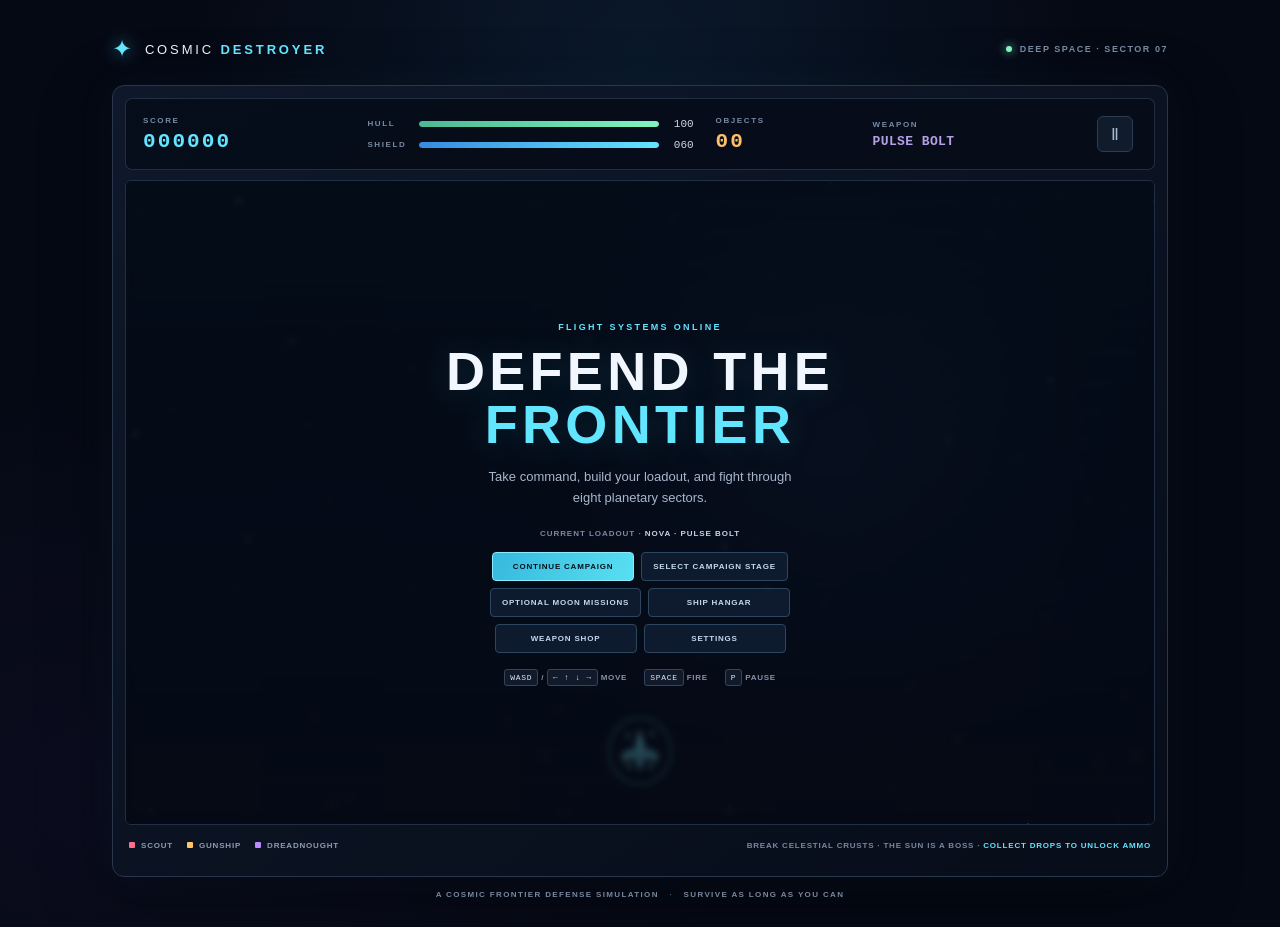
<file: index.html>
<!DOCTYPE html>
<html lang="en">
  <head>
    <meta charset="UTF-8" />
    <meta name="viewport" content="width=device-width, initial-scale=1.0" />
    <meta http-equiv="refresh" content="0; url=your-repository/games/cosmic-destroyer/comic.html" />
    <title>Cosmic Destroyer</title>
  </head>
  <body>
    <p>Opening Cosmic Destroyer…</p>
    <p><a href="your-repository/games/cosmic-destroyer/comic.html">Open the game</a></p>
  </body>
</html>
</file>
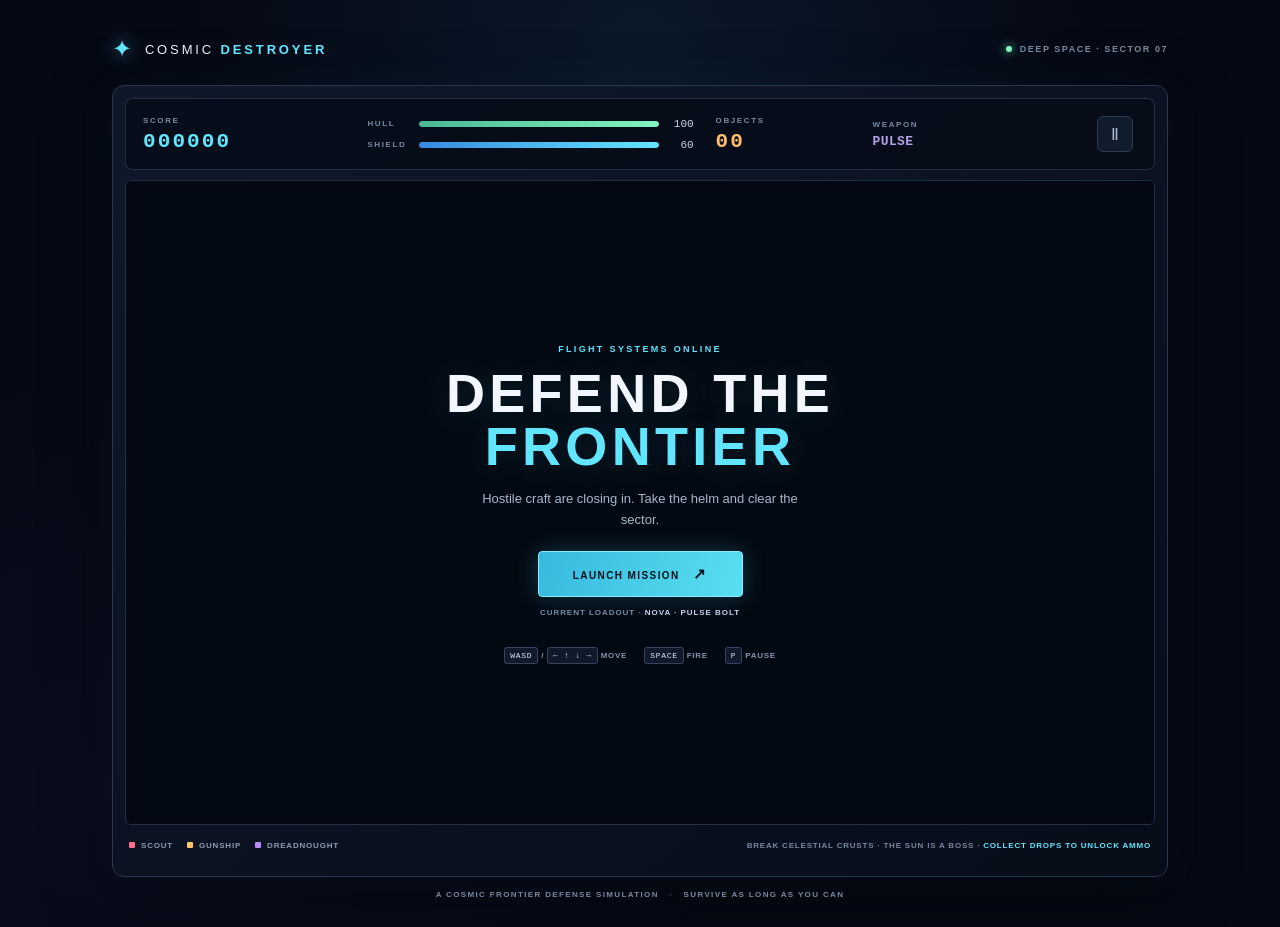
<file: your-repository/games/cosmic-destroyer/index.html>
<!DOCTYPE html>
<html lang="en">
  <head>
    <meta charset="UTF-8" />
    <meta name="viewport" content="width=device-width, initial-scale=1.0" />
    <meta name="theme-color" content="#050914" />
    <meta name="description" content="Pilot a starfighter, blast hostile ships, and survive the cosmic frontier." />
    <title>Cosmic Destroyer</title>
    <link rel="stylesheet" href="style.css" />
    <script src="catalog.js" defer></script>
    <script src="celestial.js" defer></script>
    <script src="campaign.js" defer></script>
    <script src="game.js" defer></script>
  </head>
  <body>
    <main class="game-shell">
      <header class="topbar">
        <a class="brand" href="./" aria-label="Cosmic Destroyer home">
          <span class="brand-icon" aria-hidden="true">✦</span>
          <span>COSMIC <strong>DESTROYER</strong></span>
        </a>
        <div class="topbar-tag"><span class="live-dot"></span> DEEP SPACE · SECTOR 07</div>
      </header>

      <section class="game-panel" aria-label="Cosmic Destroyer game">
        <div class="hud">
          <div class="hud-metric score-metric">
            <span class="metric-label">SCORE</span>
            <strong id="score">000000</strong>
          </div>
          <div class="hud-vitals">
            <div class="vital-row">
              <span class="metric-label">HULL</span>
              <div class="meter hull-meter" role="progressbar" aria-label="Hull integrity" aria-valuemin="0" aria-valuemax="100" aria-valuenow="100">
                <span id="healthBar"></span>
              </div>
              <strong id="healthValue">100</strong>
            </div>
            <div class="vital-row">
              <span class="metric-label">SHIELD</span>
              <div class="meter shield-meter" role="progressbar" aria-label="Shield strength" aria-valuemin="0" aria-valuemax="60" aria-valuenow="60">
                <span id="shieldBar"></span>
              </div>
              <strong id="shieldValue">60</strong>
            </div>
          </div>
          <div class="hud-metric wave-metric">
            <span class="metric-label">OBJECTS</span>
            <strong id="hostileCount">00</strong>
          </div>
          <div class="hud-metric weapon-metric">
            <span class="metric-label">WEAPON</span>
            <strong id="weaponValue">PULSE</strong>
          </div>
          <button class="pause-button" id="pauseButton" type="button" aria-label="Pause game" title="Pause (P)">Ⅱ</button>
        </div>

        <div class="playfield">
          <canvas id="gameCanvas" width="960" height="600" aria-label="Game field. Move with WASD or arrow keys, fire with Space.">
            Your browser does not support HTML canvas.
          </canvas>
          <section class="hangar" id="hangar" aria-label="Ship hangar and weapons loadout" hidden>
            <div class="hangar-header">
              <div><p class="screen-kicker">FLIGHT DECK · LOADOUT</p><h2>SHIP <span>HANGAR</span></h2></div>
              <button type="button" id="closeHangar" class="hangar-close" aria-label="Close hangar">×</button>
            </div>
            <div class="hangar-tabs" role="tablist" aria-label="Hangar category">
              <button type="button" class="hangar-tab selected" id="shipsTab" role="tab" aria-selected="true">STARSHIPS <span>28</span></button>
              <button type="button" class="hangar-tab" id="weaponsTab" role="tab" aria-selected="false">AMMUNITION <span>16</span></button>
              <span class="hangar-credits">CREDITS <strong id="creditValue">0000</strong></span>
            </div>
            <div class="hangar-body">
              <div class="hangar-list" id="hangarList" role="tabpanel"></div>
              <div class="hangar-detail" id="hangarDetail"></div>
            </div>
            <div class="hangar-footer">
              <span id="hangarHint">SELECT A SHIP TO REVIEW ITS SYSTEMS</span>
              <button class="hangar-upgrade" id="upgradeAction" type="button">UPGRADE</button>
              <button class="action-button hangar-action" id="hangarAction" type="button">EQUIP SHIP</button>
            </div>
          </section>
          <section class="screen" id="screen" aria-live="polite">
            <div class="screen-card">
              <p class="screen-kicker" id="screenKicker">FLIGHT SYSTEMS ONLINE</p>
              <h1 id="screenTitle">DEFEND THE<br /><span>FRONTIER</span></h1>
              <p class="screen-copy" id="screenCopy">Hostile craft are closing in. Take the helm and clear the sector.</p>
              <button class="action-button" id="actionButton" type="button">LAUNCH MISSION <span aria-hidden="true">↗</span></button>
              <p class="loadout-summary">CURRENT LOADOUT · <span id="selectedLoadout">NOVA · PULSE BOLT</span></p>
              <div class="screen-actions" id="screenActions"></div>
              <div class="screen-controls">
                <span><kbd>WASD</kbd> / <kbd>← ↑ ↓ →</kbd> MOVE</span>
                <span><kbd>SPACE</kbd> FIRE</span>
                <span><kbd>P</kbd> PAUSE</span>
              </div>
            </div>
          </section>
          <div class="toast" id="toast" aria-live="polite" hidden></div>
        </div>

        <footer class="game-footer">
          <div class="legend"><span><i class="legend-dot scout"></i> SCOUT</span><span><i class="legend-dot gunship"></i> GUNSHIP</span><span><i class="legend-dot dreadnought"></i> DREADNOUGHT</span></div>
          <span class="footer-note">BREAK CELESTIAL CRUSTS · THE SUN IS A BOSS · <span id="pickupHint">COLLECT DROPS TO UNLOCK AMMO</span></span>
        </footer>
        <div class="touch-controls" aria-label="Touch controls">
          <button type="button" data-control="left" aria-label="Move left">←</button>
          <button type="button" data-control="right" aria-label="Move right">→</button>
          <button type="button" data-control="fire" aria-label="Fire weapon">FIRE</button>
        </div>
      </section>
      <p class="page-note">A COSMIC FRONTIER DEFENSE SIMULATION <span>·</span> SURVIVE AS LONG AS YOU CAN</p>
      <p id="initError" class="init-error" role="alert" hidden></p>
    </main>
  </body>
</html>
</file>
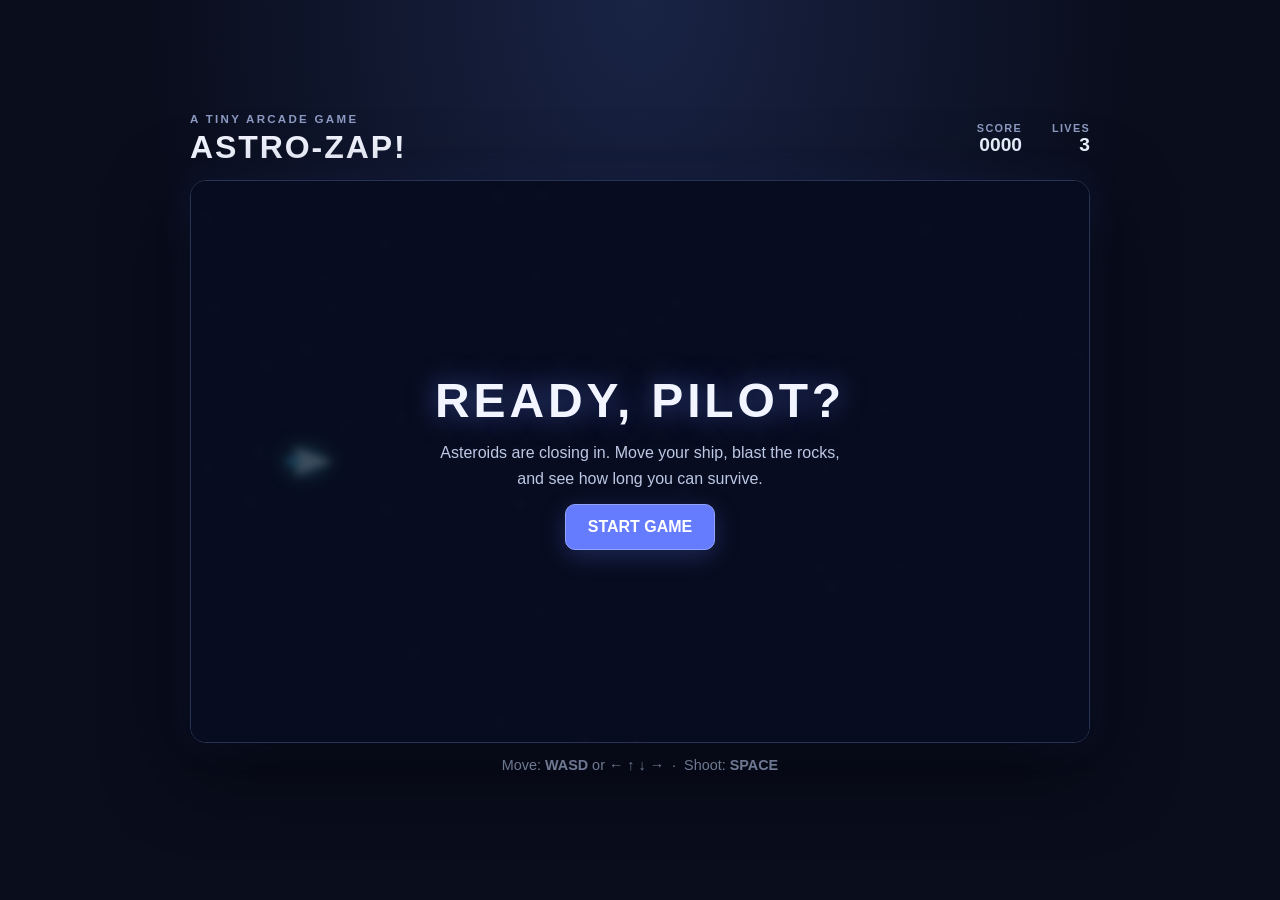
<file: game/shooter.html>
<!DOCTYPE html>
<html lang="en">
<head>
  <meta charset="UTF-8">
  <meta name="viewport" content="width=device-width, initial-scale=1.0">
  <meta name="theme-color" content="#090d1c">
  <title>Astro-Zap! - Space Rock Blaster</title>
  <link rel="stylesheet" href="shooter.css">
</head>
<body>
  <main class="game">
    <header>
      <div>
        <p class="eyebrow">A tiny arcade game</p>
        <h1>ASTRO-ZAP!</h1>
      </div>
      <div class="stats" aria-label="Game stats">
        <div><span class="stat-label">SCORE</span><span class="stat-value" id="score">0000</span></div>
        <div><span class="stat-label">LIVES</span><span class="stat-value" id="lives">3</span></div>
      </div>
    </header>

    <section class="screen" aria-label="Astro-Zap! game">
      <canvas id="game-canvas" width="800" height="500" aria-label="Dodge asteroids and shoot them down"></canvas>
      <div class="overlay" id="overlay">
        <h2 id="overlay-title">READY, PILOT?</h2>
        <p id="overlay-message">Asteroids are closing in. Move your ship, blast the rocks, and see how long you can survive.</p>
        <button id="start-button" type="button">START GAME</button>
      </div>
    </section>

    <p class="instructions">Move: <strong>WASD</strong> or <strong>← ↑ ↓ →</strong> &nbsp;·&nbsp; Shoot: <strong>SPACE</strong></p>
    <div class="touch-controls" aria-label="Touch controls">
      <button type="button" data-key="ArrowLeft" aria-label="Move left">←</button>
      <button type="button" data-key="ArrowUp" aria-label="Move up">↑</button>
      <button class="fire" type="button" data-key="Space" aria-label="Shoot">FIRE</button>
      <button type="button" data-key="ArrowDown" aria-label="Move down">↓</button>
      <button type="button" data-key="ArrowRight" aria-label="Move right">→</button>
    </div>
  </main>

  <script>
    (() => {
      const canvas = document.querySelector("#game-canvas");
      const ctx = canvas.getContext("2d");
      const overlay = document.querySelector("#overlay");
      const overlayTitle = document.querySelector("#overlay-title");
      const overlayMessage = document.querySelector("#overlay-message");
      const startButton = document.querySelector("#start-button");
      const scoreElement = document.querySelector("#score");
      const livesElement = document.querySelector("#lives");
      const width = canvas.width;
      const height = canvas.height;
      const keys = new Set();
      const stars = Array.from({ length: 90 }, () => ({
        x: Math.random() * width,
        y: Math.random() * height,
        size: Math.random() * 1.8 + 0.4,
        speed: Math.random() * 22 + 10
      }));

      let player;
      let bullets;
      let asteroids;
      let particles;
      let score = 0;
      let lives = 3;
      let spawnTimer = 0;
      let shotTimer = 0;
      let lastTime = 0;
      let playing = false;
      let animationFrame = 0;

      function resetGame() {
        player = { x: 105, y: height / 2, radius: 16, speed: 260, invulnerable: 0 };
        bullets = [];
        asteroids = [];
        particles = [];
        score = 0;
        lives = 3;
        spawnTimer = 0.5;
        shotTimer = 0;
        scoreElement.textContent = "0000";
        livesElement.textContent = lives;
      }

      function startGame() {
        cancelAnimationFrame(animationFrame);
        resetGame();
        keys.clear();
        playing = true;
        overlay.hidden = true;
        lastTime = performance.now();
        animationFrame = requestAnimationFrame(loop);
      }

      function endGame() {
        playing = false;
        overlayTitle.textContent = "GAME OVER";
        overlayMessage.textContent = `You scored ${score} points. Want another run?`;
        startButton.textContent = "PLAY AGAIN";
        overlay.hidden = false;
      }

      function addAsteroid() {
        const radius = 15 + Math.random() * 23;
        asteroids.push({
          x: width + radius,
          y: 30 + Math.random() * (height - 60),
          radius,
          speed: 90 + Math.random() * 65 + Math.min(score * 0.12, 100),
          rotation: Math.random() * Math.PI * 2,
          spin: (Math.random() - 0.5) * 2.3,
          shape: Array.from({ length: 9 }, () => 0.76 + Math.random() * 0.38)
        });
      }

      function burst(x, y, color, count) {
        for (let i = 0; i < count; i++) {
          const angle = Math.random() * Math.PI * 2;
          const speed = 35 + Math.random() * 150;
          particles.push({
            x, y,
            vx: Math.cos(angle) * speed,
            vy: Math.sin(angle) * speed,
            life: 0.25 + Math.random() * 0.45,
            maxLife: 0.7,
            size: 1.5 + Math.random() * 3,
            color
          });
        }
      }

      function movePlayer(delta) {
        let x = 0;
        let y = 0;
        if (keys.has("ArrowLeft") || keys.has("KeyA")) x--;
        if (keys.has("ArrowRight") || keys.has("KeyD")) x++;
        if (keys.has("ArrowUp") || keys.has("KeyW")) y--;
        if (keys.has("ArrowDown") || keys.has("KeyS")) y++;
        if (x && y) {
          x *= Math.SQRT1_2;
          y *= Math.SQRT1_2;
        }
        player.x = Math.max(player.radius + 8, Math.min(width - player.radius - 8, player.x + x * player.speed * delta));
        player.y = Math.max(player.radius + 8, Math.min(height - player.radius - 8, player.y + y * player.speed * delta));
      }

      function update(delta) {
        for (const star of stars) {
          star.x -= star.speed * delta;
          if (star.x < 0) {
            star.x = width;
            star.y = Math.random() * height;
          }
        }

        movePlayer(delta);
        player.invulnerable = Math.max(0, player.invulnerable - delta);
        shotTimer -= delta;
        if (keys.has("Space") && shotTimer <= 0) {
          bullets.push({ x: player.x + 17, y: player.y, speed: 510 });
          shotTimer = 0.2;
        }

        spawnTimer -= delta;
        if (spawnTimer <= 0) {
          addAsteroid();
          spawnTimer = Math.max(0.38, 1.05 - score / 1800) + Math.random() * 0.55;
        }

        for (const bullet of bullets) bullet.x += bullet.speed * delta;
        bullets = bullets.filter(bullet => bullet.x < width + 10);

        for (const asteroid of asteroids) {
          asteroid.x -= asteroid.speed * delta;
          asteroid.rotation += asteroid.spin * delta;
          if (asteroid.x < -asteroid.radius) asteroid.gone = true;
        }

        for (const asteroid of asteroids) {
          for (const bullet of bullets) {
            const dx = asteroid.x - bullet.x;
            const dy = asteroid.y - bullet.y;
            if (!asteroid.gone && !bullet.gone && dx * dx + dy * dy < asteroid.radius * asteroid.radius) {
              asteroid.gone = true;
              bullet.gone = true;
              score += 10;
              scoreElement.textContent = String(score).padStart(4, "0");
              burst(asteroid.x, asteroid.y, "#ffb36b", 15);
            }
          }

          const dx = asteroid.x - player.x;
          const dy = asteroid.y - player.y;
          const hitDistance = asteroid.radius + player.radius * 0.7;
          if (!asteroid.gone && player.invulnerable <= 0 && dx * dx + dy * dy < hitDistance * hitDistance) {
            asteroid.gone = true;
            lives--;
            livesElement.textContent = lives;
            player.invulnerable = 1.2;
            burst(player.x, player.y, "#ff668b", 22);
            if (lives <= 0) {
              endGame();
              return;
            }
          }
        }

        bullets = bullets.filter(bullet => !bullet.gone);
        asteroids = asteroids.filter(asteroid => !asteroid.gone);
        for (const particle of particles) {
          particle.x += particle.vx * delta;
          particle.y += particle.vy * delta;
          particle.life -= delta;
        }
        particles = particles.filter(particle => particle.life > 0);
      }

      function drawShip() {
        if (player.invulnerable > 0 && Math.floor(player.invulnerable * 12) % 2 === 0) return;
        ctx.save();
        ctx.translate(player.x, player.y);
        ctx.shadowBlur = 18;
        ctx.shadowColor = "#61e8ff";
        ctx.fillStyle = "#c9f8ff";
        ctx.beginPath();
        ctx.moveTo(21, 0);
        ctx.lineTo(-13, -13);
        ctx.lineTo(-8, 0);
        ctx.lineTo(-13, 13);
        ctx.closePath();
        ctx.fill();
        ctx.fillStyle = "#57dfff";
        ctx.beginPath();
        ctx.moveTo(-10, -5);
        ctx.lineTo(-22 - Math.random() * 8, 0);
        ctx.lineTo(-10, 5);
        ctx.closePath();
        ctx.fill();
        ctx.restore();
      }

      function drawAsteroid(asteroid) {
        ctx.save();
        ctx.translate(asteroid.x, asteroid.y);
        ctx.rotate(asteroid.rotation);
        ctx.shadowBlur = 12;
        ctx.shadowColor = "#ff9a6266";
        ctx.fillStyle = "#58627d";
        ctx.strokeStyle = "#a2aecb";
        ctx.lineWidth = 2;
        ctx.beginPath();
        asteroid.shape.forEach((scale, index) => {
          const angle = index / asteroid.shape.length * Math.PI * 2;
          const x = Math.cos(angle) * asteroid.radius * scale;
          const y = Math.sin(angle) * asteroid.radius * scale;
          if (index === 0) ctx.moveTo(x, y);
          else ctx.lineTo(x, y);
        });
        ctx.closePath();
        ctx.fill();
        ctx.stroke();
        ctx.restore();
      }

      function draw() {
        ctx.clearRect(0, 0, width, height);
        ctx.fillStyle = "#080d20";
        ctx.fillRect(0, 0, width, height);
        for (const star of stars) {
          ctx.globalAlpha = 0.35 + star.size / 3;
          ctx.fillStyle = "#c9d9ff";
          ctx.fillRect(star.x, star.y, star.size, star.size);
        }
        ctx.globalAlpha = 1;

        ctx.save();
        ctx.shadowBlur = 12;
        ctx.shadowColor = "#70eaff";
        ctx.fillStyle = "#70eaff";
        for (const bullet of bullets) {
          ctx.beginPath();
          ctx.ellipse(bullet.x, bullet.y, 7, 2.5, 0, 0, Math.PI * 2);
          ctx.fill();
        }
        ctx.restore();

        for (const asteroid of asteroids) drawAsteroid(asteroid);
        for (const particle of particles) {
          ctx.globalAlpha = Math.max(0, particle.life / particle.maxLife);
          ctx.fillStyle = particle.color;
          ctx.fillRect(particle.x, particle.y, particle.size, particle.size);
        }
        ctx.globalAlpha = 1;
        drawShip();
      }

      function loop(now) {
        if (!playing) return;
        const delta = Math.min((now - lastTime) / 1000, 0.04);
        lastTime = now;
        update(delta);
        draw();
        if (playing) animationFrame = requestAnimationFrame(loop);
      }

      window.addEventListener("keydown", event => {
        if (["ArrowLeft", "ArrowRight", "ArrowUp", "ArrowDown", "Space"].includes(event.code)) event.preventDefault();
        keys.add(event.code);
      });
      window.addEventListener("keyup", event => keys.delete(event.code));
      window.addEventListener("blur", () => keys.clear());
      startButton.addEventListener("click", startGame);
      document.querySelectorAll(".touch-controls button").forEach(button => {
        const key = button.dataset.key;
        button.addEventListener("pointerdown", event => {
          event.preventDefault();
          keys.add(key);
          button.setPointerCapture(event.pointerId);
        });
        const release = () => keys.delete(key);
        button.addEventListener("pointerup", release);
        button.addEventListener("pointercancel", release);
        button.addEventListener("lostpointercapture", release);
      });

      resetGame();
      draw();
    })();
  </script>
</body>
</html>
</file>
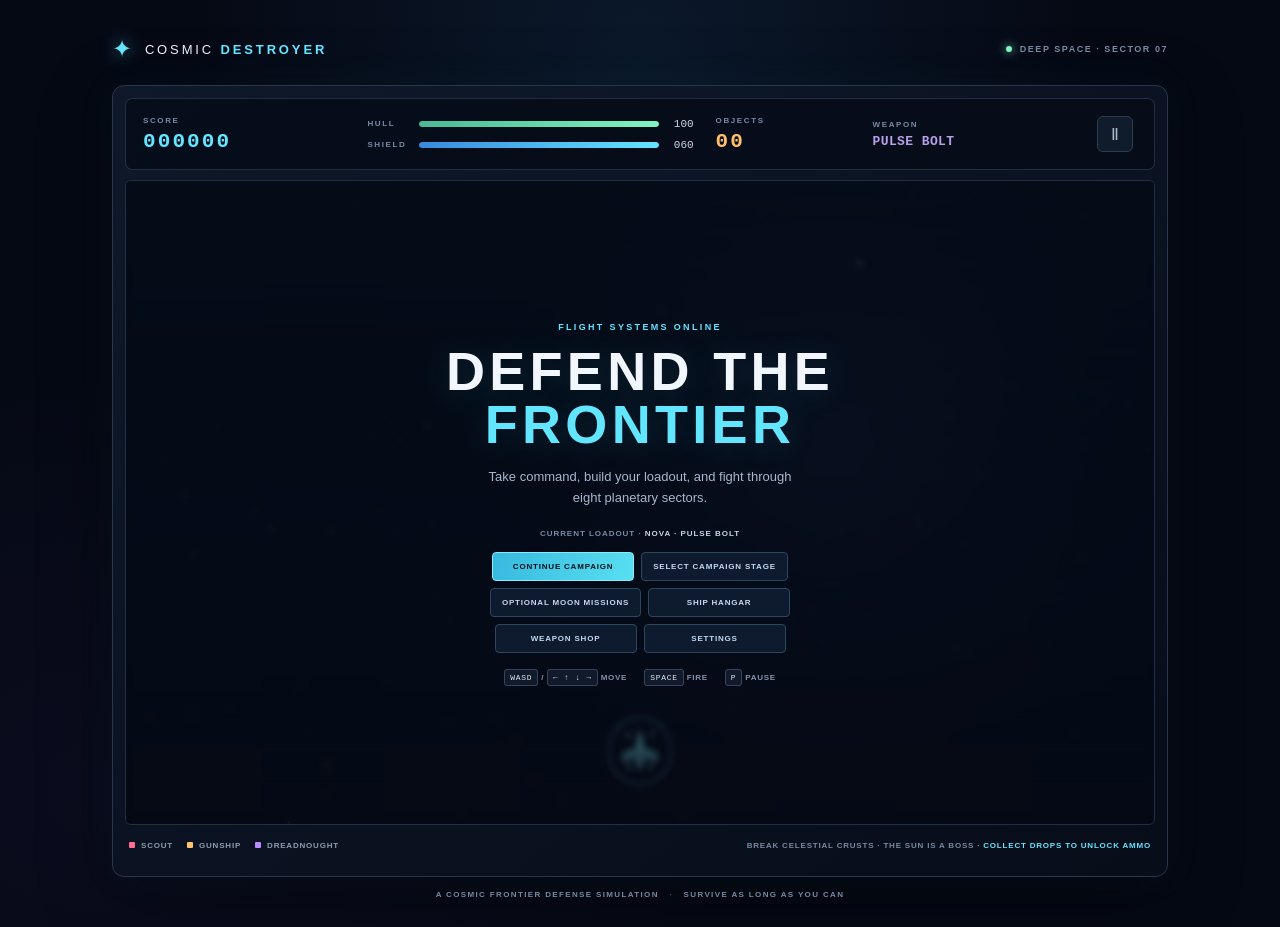
<file: your-repository/games/cosmic-destroyer/comic.html>
<!DOCTYPE html>
<html lang="en">
  <head>
    <meta charset="UTF-8" />
    <meta name="viewport" content="width=device-width, initial-scale=1.0, viewport-fit=cover" />
    <meta name="theme-color" content="#050914" />
    <meta name="description" content="Pilot a starfighter, blast hostile ships, and survive the cosmic frontier." />
    <title>Cosmic Destroyer</title>
    <link rel="stylesheet" href="style.css" />
    <script src="catalog.js" defer></script>
    <script src="celestial.js" defer></script>
    <script src="campaign.js" defer></script>
    <script src="game.js" defer></script>
  </head>
  <body>
    <main class="game-shell">
      <header class="topbar">
        <a class="brand" href="./" aria-label="Cosmic Destroyer home">
          <span class="brand-icon" aria-hidden="true">✦</span>
          <span>COSMIC <strong>DESTROYER</strong></span>
        </a>
        <div class="topbar-tag"><span class="live-dot"></span> DEEP SPACE · SECTOR 07</div>
      </header>

      <section class="game-panel" aria-label="Cosmic Destroyer game">
        <div class="hud">
          <div class="hud-metric score-metric">
            <span class="metric-label">SCORE</span>
            <strong id="score">000000</strong>
          </div>
          <div class="hud-vitals">
            <div class="vital-row">
              <span class="metric-label">HULL</span>
              <div class="meter hull-meter" role="progressbar" aria-label="Hull integrity" aria-valuemin="0" aria-valuemax="100" aria-valuenow="100">
                <span id="healthBar"></span>
              </div>
              <strong id="healthValue">100</strong>
            </div>
            <div class="vital-row">
              <span class="metric-label">SHIELD</span>
              <div class="meter shield-meter" role="progressbar" aria-label="Shield strength" aria-valuemin="0" aria-valuemax="60" aria-valuenow="60">
                <span id="shieldBar"></span>
              </div>
              <strong id="shieldValue">60</strong>
            </div>
          </div>
          <div class="hud-metric wave-metric">
            <span class="metric-label">OBJECTS</span>
            <strong id="hostileCount">00</strong>
          </div>
          <div class="hud-metric weapon-metric">
            <span class="metric-label">WEAPON</span>
            <strong id="weaponValue">PULSE</strong>
          </div>
          <button class="pause-button" id="pauseButton" type="button" aria-label="Pause game" title="Pause (P)">Ⅱ</button>
        </div>

        <div class="playfield">
          <canvas id="gameCanvas" width="960" height="600" aria-label="Game field. Move with WASD or arrow keys, fire with Space.">
            Your browser does not support HTML canvas.
          </canvas>
          <section class="hangar" id="hangar" aria-label="Ship hangar and weapons loadout" hidden>
            <div class="hangar-header">
              <div><p class="screen-kicker">FLIGHT DECK · LOADOUT</p><h2>SHIP <span>HANGAR</span></h2></div>
              <button type="button" id="closeHangar" class="hangar-close" aria-label="Close hangar">×</button>
            </div>
            <div class="hangar-tabs" role="tablist" aria-label="Hangar category">
              <button type="button" class="hangar-tab selected" id="shipsTab" role="tab" aria-selected="true">STARSHIPS <span>28</span></button>
              <button type="button" class="hangar-tab" id="weaponsTab" role="tab" aria-selected="false">AMMUNITION <span>16</span></button>
              <span class="hangar-credits">CREDITS <strong id="creditValue">0000</strong></span>
            </div>
            <div class="hangar-body">
              <div class="hangar-list" id="hangarList" role="tabpanel"></div>
              <div class="hangar-detail" id="hangarDetail"></div>
            </div>
            <div class="hangar-footer">
              <span id="hangarHint">SELECT A SHIP TO REVIEW ITS SYSTEMS</span>
              <button class="hangar-upgrade" id="upgradeAction" type="button">UPGRADE</button>
              <button class="action-button hangar-action" id="hangarAction" type="button">EQUIP SHIP</button>
            </div>
          </section>
          <section class="screen" id="screen" aria-live="polite">
            <div class="screen-card">
              <p class="screen-kicker" id="screenKicker">FLIGHT SYSTEMS ONLINE</p>
              <h1 id="screenTitle">DEFEND THE<br /><span>FRONTIER</span></h1>
              <p class="screen-copy" id="screenCopy">Hostile craft are closing in. Take the helm and clear the sector.</p>
              <button class="action-button" id="actionButton" type="button">LAUNCH MISSION <span aria-hidden="true">↗</span></button>
              <p class="loadout-summary">CURRENT LOADOUT · <span id="selectedLoadout">NOVA · PULSE BOLT</span></p>
              <div class="screen-actions" id="screenActions"></div>
              <div class="screen-controls">
                <span><kbd>WASD</kbd> / <kbd>← ↑ ↓ →</kbd> MOVE</span>
                <span><kbd>SPACE</kbd> FIRE</span>
                <span><kbd>P</kbd> PAUSE</span>
              </div>
            </div>
          </section>
          <div class="toast" id="toast" aria-live="polite" hidden></div>
          <div class="touch-controls" id="touchControls" aria-label="Touch controls" hidden>
            <div class="virtual-joystick" id="virtualJoystick" role="application" aria-label="Virtual joystick. Drag to move in any direction." tabindex="0">
              <span class="joystick-ring" aria-hidden="true"></span>
              <span class="joystick-knob" id="joystickKnob" aria-hidden="true"></span>
            </div>
            <button class="fire-control" id="fireControl" type="button" aria-label="Hold to fire current weapon" title="Hold to fire">✦</button>
          </div>
        </div>

        <footer class="game-footer">
          <div class="legend"><span><i class="legend-dot scout"></i> SCOUT</span><span><i class="legend-dot gunship"></i> GUNSHIP</span><span><i class="legend-dot dreadnought"></i> DREADNOUGHT</span></div>
          <span class="footer-note">BREAK CELESTIAL CRUSTS · THE SUN IS A BOSS · <span id="pickupHint">COLLECT DROPS TO UNLOCK AMMO</span></span>
        </footer>
      </section>
      <p class="page-note">A COSMIC FRONTIER DEFENSE SIMULATION <span>·</span> SURVIVE AS LONG AS YOU CAN</p>
      <p id="initError" class="init-error" role="alert" hidden></p>
    </main>
    <div class="orientation-hint" id="orientationHint" role="status">
      <span class="rotate-phone" aria-hidden="true"><i></i></span>
      <strong>ROTATE YOUR DEVICE TO LANDSCAPE</strong>
    </div>
  </body>
</html>
</file>
<file: your-repository/games/cosmic-destroyer/style.css>
:root {
  color-scheme: dark;
  --space: #050914;
  --panel: #0a1120;
  --line: #202c41;
  --muted: #78889f;
  --text: #e8f2ff;
  --cyan: #62e5ff;
  --green: #81f4c0;
  --amber: #ffbf69;
}

* {
  box-sizing: border-box;
}

html,
body {
  min-width: 320px;
  min-height: 100%;
  margin: 0;
}

body {
  display: grid;
  min-height: 100vh;
  place-items: center;
  padding: 28px 16px;
  overflow-x: hidden;
  background:
    radial-gradient(ellipse at 50% 7%, rgba(32, 83, 129, 0.21), transparent 49%),
    radial-gradient(ellipse at 10% 85%, rgba(52, 33, 99, 0.13), transparent 38%),
    var(--space);
  color: var(--text);
  font-family: "Segoe UI", Arial, sans-serif;
}

button {
  color: inherit;
  font: inherit;
}

.game-shell {
  width: min(1056px, 100%);
}

.topbar {
  display: flex;
  align-items: center;
  justify-content: space-between;
  min-height: 42px;
  margin-bottom: 15px;
}

.brand {
  display: inline-flex;
  align-items: center;
  gap: 10px;
  color: var(--text);
  font-size: 13px;
  font-weight: 500;
  letter-spacing: 0.22em;
  text-decoration: none;
}

.brand strong {
  color: var(--cyan);
  font-weight: 800;
}

.brand-icon {
  color: var(--cyan);
  font-size: 24px;
  text-shadow: 0 0 18px rgba(98, 229, 255, 0.7);
}

.topbar-tag,
.page-note,
.footer-note {
  color: var(--muted);
  font-size: 9px;
  font-weight: 700;
  letter-spacing: 0.17em;
}

.topbar-tag {
  display: flex;
  align-items: center;
  gap: 8px;
}

.live-dot {
  width: 6px;
  height: 6px;
  border-radius: 50%;
  background: var(--green);
  box-shadow: 0 0 10px var(--green);
}

.game-panel {
  padding: 12px;
  border: 1px solid #29364b;
  border-radius: 12px;
  background: linear-gradient(145deg, rgba(15, 25, 43, 0.97), rgba(7, 13, 25, 0.99));
  box-shadow: 0 20px 70px rgba(0, 0, 0, 0.38), 0 0 42px rgba(63, 180, 226, 0.06);
}

.hud {
  display: grid;
  grid-template-columns: minmax(95px, 0.9fr) minmax(190px, 1.45fr) minmax(65px, 0.6fr) minmax(96px, 0.9fr) 40px;
  align-items: center;
  gap: 22px;
  min-height: 72px;
  padding: 10px 17px;
  border: 1px solid rgba(44, 60, 82, 0.72);
  border-radius: 7px;
  background: rgba(5, 11, 21, 0.72);
}

.hud-metric {
  display: grid;
  gap: 5px;
}

.metric-label {
  color: #788ba4;
  font-size: 8px;
  font-weight: 800;
  letter-spacing: 0.2em;
}

.hud-metric strong {
  color: var(--text);
  font-family: "Consolas", "Courier New", monospace;
  font-size: 21px;
  letter-spacing: 0.1em;
}

.score-metric strong {
  color: var(--cyan);
}

.wave-metric strong {
  color: var(--amber);
}

.weapon-metric strong {
  overflow: hidden;
  color: #b6a1e8;
  font-size: 13px;
  letter-spacing: 0.03em;
  text-overflow: ellipsis;
  white-space: nowrap;
}

.hud-vitals {
  display: grid;
  gap: 9px;
}

.vital-row {
  display: grid;
  grid-template-columns: 43px minmax(60px, 1fr) 26px;
  align-items: center;
  gap: 9px;
}

.vital-row strong {
  color: #c9d6e8;
  font: 11px "Consolas", "Courier New", monospace;
  text-align: right;
}

.meter {
  height: 6px;
  overflow: hidden;
  border-radius: 5px;
  background: #192438;
}

.meter span {
  display: block;
  width: 100%;
  height: 100%;
  border-radius: inherit;
  transition: width 120ms linear;
}

.hull-meter span {
  background: linear-gradient(90deg, #4ab994, var(--green));
  box-shadow: 0 0 10px rgba(129, 244, 192, 0.4);
}

.shield-meter span {
  background: linear-gradient(90deg, #388adf, var(--cyan));
  box-shadow: 0 0 10px rgba(98, 229, 255, 0.4);
}

.pause-button {
  width: 36px;
  height: 36px;
  border: 1px solid #2c3c53;
  border-radius: 6px;
  background: #101b2c;
  color: #a9bbd1;
  cursor: pointer;
  font-size: 16px;
  transition: border-color 120ms ease, color 120ms ease, background 120ms ease;
}

.pause-button:hover,
.pause-button:focus-visible {
  border-color: var(--cyan);
  background: #13243a;
  color: var(--cyan);
  outline: none;
}

.playfield {
  position: relative;
  margin-top: 10px;
  overflow: hidden;
  border: 1px solid #202f46;
  border-radius: 6px;
  background: #050a15;
}

canvas {
  display: block;
  width: 100%;
  height: auto;
  aspect-ratio: 8 / 5;
  image-rendering: pixelated;
}

.screen {
  position: absolute;
  inset: 0;
  display: grid;
  place-items: center;
  padding: 24px;
  background: rgba(4, 9, 19, 0.68);
  backdrop-filter: blur(3px);
}

.screen[hidden] {
  display: none;
}

.screen-card {
  width: min(440px, 100%);
  text-align: center;
}

.screen-kicker {
  margin: 0 0 13px;
  color: var(--cyan);
  font-size: 9px;
  font-weight: 800;
  letter-spacing: 0.26em;
}

.screen h1 {
  margin: 0;
  color: #f2f7ff;
  font-size: clamp(32px, 6vw, 54px);
  font-weight: 900;
  letter-spacing: 0.08em;
  line-height: 0.98;
  text-shadow: 0 3px 35px rgba(98, 229, 255, 0.16);
}

.screen h1 span {
  color: var(--cyan);
}

.screen-copy {
  max-width: 330px;
  margin: 16px auto 21px;
  color: #a8b7cc;
  font-size: 13px;
  line-height: 1.6;
}

.action-button {
  min-width: 205px;
  padding: 13px 18px;
  border: 1px solid #8aebff;
  border-radius: 4px;
  background: linear-gradient(110deg, #36b9de, #59dff1);
  box-shadow: 0 0 23px rgba(74, 215, 245, 0.23);
  color: #05111c;
  cursor: pointer;
  font-size: 10px;
  font-weight: 900;
  letter-spacing: 0.14em;
  transition: transform 120ms ease, filter 120ms ease;
}

.action-button span {
  padding-left: 9px;
  font-size: 15px;
}

.action-button:hover {
  filter: brightness(1.13);
  transform: translateY(-1px);
}

.action-button:focus-visible {
  outline: 2px solid white;
  outline-offset: 3px;
}

.screen-controls {
  display: flex;
  justify-content: center;
  flex-wrap: wrap;
  gap: 8px 17px;
  margin-top: 20px;
  color: #8494aa;
  font-size: 8px;
  font-weight: 700;
  letter-spacing: 0.09em;
}

.screen-actions {
  display: flex;
  justify-content: center;
  flex-wrap: wrap;
  gap: 7px;
  max-height: 34vh;
  margin: 14px auto 0;
  overflow: auto;
}

.screen-action {
  min-width: 142px;
  padding: 9px 11px;
  border: 1px solid #2d4660;
  border-radius: 4px;
  background: rgba(15, 29, 48, 0.94);
  color: #c5d8ed;
  cursor: pointer;
  font-size: 8px;
  font-weight: 800;
  letter-spacing: 0.1em;
}

.screen-action:hover,
.screen-action:focus-visible {
  border-color: var(--cyan);
  color: var(--cyan);
  outline: none;
}

.screen-action.primary {
  border-color: #8aebff;
  background: linear-gradient(110deg, #36b9de, #59dff1);
  color: #05111c;
}

.screen-action:disabled {
  border-color: #253044;
  background: #0c1422;
  color: #58677b;
  cursor: not-allowed;
}

.volume-control {
  display: grid;
  min-width: min(280px, 100%);
  gap: 7px;
  padding: 10px 14px;
  border: 1px solid #2d4660;
  border-radius: 4px;
  color: #c5d8ed;
  font-size: 8px;
  font-weight: 800;
  letter-spacing: 0.12em;
  text-align: left;
}

.volume-control input {
  width: 100%;
  accent-color: var(--cyan);
}

.hangar-launch {
  display: flex;
  flex-direction: column;
  gap: 5px;
  align-items: center;
  margin: 14px auto 0;
  padding: 5px 12px;
  border: 0;
  background: transparent;
  color: #c6d5e8;
  cursor: pointer;
  font-size: 9px;
  font-weight: 800;
  letter-spacing: 0.17em;
}

.loadout-summary {
  margin: 11px 0 0;
  color: #788ba4;
  font-size: 8px;
  font-weight: 800;
  letter-spacing: 0.12em;
}

.loadout-summary span {
  color: #c6d5e8;
}

.hangar-launch span {
  color: #8294ac;
  font-size: 8px;
  font-weight: 600;
  letter-spacing: 0.08em;
}

.hangar-launch:hover,
.hangar-launch:focus-visible {
  color: var(--cyan);
  outline: none;
}

.hangar {
  position: absolute;
  z-index: 4;
  inset: 0;
  display: flex;
  flex-direction: column;
  padding: clamp(12px, 2.2vw, 25px);
  background:
    radial-gradient(ellipse at 70% 22%, rgba(35, 75, 120, 0.22), transparent 50%),
    rgba(5, 10, 21, 0.98);
}

.hangar[hidden] {
  display: none;
}

.hangar-header,
.hangar-tabs,
.hangar-footer {
  display: flex;
  align-items: center;
  justify-content: space-between;
  gap: 12px;
}

.hangar-header {
  min-height: 48px;
}

.hangar-header .screen-kicker {
  margin-bottom: 5px;
  text-align: left;
}

.hangar-header h2 {
  margin: 0;
  font-size: clamp(18px, 3vw, 27px);
  letter-spacing: 0.12em;
}

.hangar-header h2 span {
  color: var(--cyan);
}

.hangar-close {
  width: 34px;
  height: 34px;
  border: 1px solid #2c3c53;
  border-radius: 5px;
  background: #101b2c;
  color: #c8d8eb;
  cursor: pointer;
  font-size: 23px;
  line-height: 1;
}

.hangar-tabs {
  justify-content: flex-start;
  min-height: 44px;
  margin-top: 8px;
  border-bottom: 1px solid #26364d;
}

.hangar-tab {
  align-self: stretch;
  padding: 0 12px;
  border: 0;
  border-bottom: 2px solid transparent;
  background: transparent;
  color: #8c9cb3;
  cursor: pointer;
  font-size: 9px;
  font-weight: 800;
  letter-spacing: 0.14em;
}

.hangar-tab span {
  margin-left: 4px;
  color: #70849f;
  font: 10px "Consolas", "Courier New", monospace;
}

.hangar-tab.selected {
  border-bottom-color: var(--cyan);
  color: var(--cyan);
}

.hangar-credits {
  margin-left: auto;
  color: #8799b2;
  font-size: 8px;
  font-weight: 800;
  letter-spacing: 0.15em;
}

.hangar-credits strong {
  margin-left: 5px;
  color: var(--amber);
  font: 13px "Consolas", "Courier New", monospace;
}

.hangar-body {
  display: grid;
  grid-template-columns: minmax(0, 1fr) minmax(190px, 29%);
  grid-template-rows: minmax(0, 1fr);
  gap: 14px;
  min-height: 0;
  flex: 1;
  padding: 12px 0;
}

.hangar-list {
  display: grid;
  grid-template-columns: repeat(2, minmax(0, 1fr));
  align-content: start;
  min-height: 0;
  gap: 6px;
  overflow: auto;
  padding: 2px 6px 2px 1px;
  scrollbar-color: #37516b #0a1322;
  scrollbar-width: thin;
}

.hangar-item {
  display: flex;
  align-items: center;
  gap: 8px;
  min-width: 0;
  min-height: 49px;
  padding: 4px 7px;
  border: 1px solid #202f45;
  border-radius: 4px;
  background: rgba(12, 22, 38, 0.78);
  color: #d7e5f5;
  cursor: pointer;
  text-align: left;
}

.hangar-item:hover,
.hangar-item.selected {
  border-color: #56b5ce;
  background: rgba(22, 49, 69, 0.75);
}

.hangar-item.locked {
  opacity: 0.7;
}

.hangar-item img {
  width: 37px;
  height: 37px;
  flex: 0 0 37px;
  object-fit: contain;
  image-rendering: pixelated;
}

.ammo-emblem {
  display: grid;
  width: 37px;
  height: 37px;
  flex: 0 0 37px;
  place-items: center;
  border: 1px solid currentColor;
  border-radius: 4px;
  background: #101b2c;
  font-size: 22px;
  font-weight: 800;
}

.hangar-item-copy {
  display: grid;
  min-width: 0;
  gap: 3px;
}

.hangar-item-copy strong {
  overflow: hidden;
  font-size: 10px;
  text-overflow: ellipsis;
  white-space: nowrap;
}

.hangar-item-copy small {
  color: #8193aa;
  font-size: 8px;
}

.hangar-item-mark {
  margin-left: auto;
  color: var(--amber);
  font: 9px "Consolas", "Courier New", monospace;
  white-space: nowrap;
}

.hangar-detail {
  display: flex;
  flex-direction: column;
  align-items: center;
  min-width: 0;
  min-height: 0;
  padding: 12px 9px;
  border: 1px solid #24344a;
  border-radius: 5px;
  background: rgba(11, 20, 35, 0.8);
  text-align: center;
}

.hangar-preview {
  width: clamp(62px, 10vw, 96px);
  height: clamp(62px, 10vw, 96px);
  object-fit: contain;
  image-rendering: pixelated;
  filter: drop-shadow(0 0 12px rgba(98, 229, 255, 0.15));
}

.weapon-preview {
  display: grid;
  width: clamp(62px, 10vw, 96px);
  height: clamp(62px, 10vw, 96px);
  place-items: center;
  border: 1px solid currentColor;
  border-radius: 8px;
  background: radial-gradient(circle, rgba(98, 229, 255, 0.09), transparent 70%);
  font-size: 52px;
  font-weight: 800;
  text-shadow: 0 0 20px currentColor;
}

.hangar-detail h3 {
  margin: 5px 0 2px;
  color: var(--text);
  font-size: 15px;
  letter-spacing: 0.1em;
}

.hangar-detail .detail-role {
  margin: 0;
  color: var(--cyan);
  font-size: 8px;
  font-weight: 800;
  letter-spacing: 0.1em;
  text-transform: uppercase;
}

.hangar-detail .detail-description {
  margin: 9px 0;
  color: #9cacc1;
  font-size: 10px;
  line-height: 1.45;
}

.detail-stats {
  display: grid;
  width: 100%;
  gap: 6px;
  margin-top: auto;
}

.detail-stat {
  display: grid;
  grid-template-columns: 61px minmax(0, 1fr) 22px;
  align-items: center;
  gap: 6px;
  color: #9aabc0;
  font-size: 8px;
  text-align: left;
}

.detail-stat strong {
  color: #d9e8f7;
  font: 9px "Consolas", "Courier New", monospace;
  text-align: right;
}

.detail-stat i {
  height: 4px;
  overflow: hidden;
  border-radius: 4px;
  background: #1b2a3e;
}

.detail-stat i span {
  display: block;
  height: 100%;
  background: linear-gradient(90deg, #388adf, var(--cyan));
}

.hangar-footer {
  min-height: 43px;
  border-top: 1px solid #26364d;
}

.hangar-footer > span {
  color: #8496ac;
  font-size: 8px;
  font-weight: 700;
  letter-spacing: 0.1em;
}

.hangar-action {
  min-width: 125px;
  padding: 9px 12px;
  font-size: 8px;
}

.hangar-upgrade {
  min-width: 115px;
  padding: 9px 10px;
  border: 1px solid #93672f;
  border-radius: 4px;
  background: #211b17;
  color: var(--amber);
  cursor: pointer;
  font-size: 8px;
  font-weight: 900;
  letter-spacing: 0.08em;
}

.hangar-upgrade:hover,
.hangar-upgrade:focus-visible {
  border-color: #ffd394;
  outline: none;
}

.hangar-upgrade:disabled {
  opacity: 0.45;
  cursor: not-allowed;
}

.hangar-detail .weapon-specs {
  display: grid;
  width: 100%;
  grid-template-columns: 1fr 1fr;
  gap: 8px;
  margin: 7px 0 12px;
}

.weapon-specs div {
  display: grid;
  gap: 3px;
  padding: 7px 3px;
  border: 1px solid #203249;
  background: #0c1726;
}

.weapon-specs span {
  color: #8496ac;
  font-size: 7px;
  letter-spacing: 0.1em;
}

.weapon-specs strong {
  color: #e0edfa;
  font: 11px "Consolas", "Courier New", monospace;
}

.game-footer .footer-note #pickupHint {
  color: var(--cyan);
}

kbd {
  padding: 3px 5px;
  border: 1px solid #35445c;
  border-radius: 3px;
  background: #101a2a;
  color: #e1ecf8;
  font: 8px "Consolas", "Courier New", monospace;
}

.toast {
  position: absolute;
  top: 16px;
  left: 50%;
  padding: 8px 13px;
  transform: translateX(-50%);
  border: 1px solid rgba(98, 229, 255, 0.5);
  border-radius: 4px;
  background: rgba(5, 15, 28, 0.92);
  color: var(--cyan);
  font-size: 10px;
  font-weight: 800;
  letter-spacing: 0.14em;
  pointer-events: none;
}

.game-footer {
  display: flex;
  align-items: center;
  justify-content: space-between;
  gap: 14px;
  min-height: 39px;
  padding: 2px 4px 0;
}

.legend {
  display: flex;
  align-items: center;
  flex-wrap: wrap;
  gap: 14px;
}

.legend > span {
  display: inline-flex;
  align-items: center;
  gap: 6px;
  color: #8d9cb0;
  font-size: 8px;
  font-weight: 700;
  letter-spacing: 0.1em;
}

.legend-dot {
  width: 6px;
  height: 6px;
  border-radius: 1px;
}

.scout {
  background: #ff6e91;
}

.gunship {
  background: #ffc469;
}

.dreadnought {
  background: #ba8bff;
}

.footer-note {
  font-size: 8px;
  letter-spacing: 0.1em;
}

.page-note {
  margin: 13px 0 0;
  text-align: center;
  font-size: 8px;
}

.page-note span {
  padding: 0 7px;
  color: #3b5870;
}

.init-error {
  margin: 12px 0 0;
  color: #ff8e9c;
  font-size: 12px;
  text-align: center;
}

.touch-controls {
  display: none;
}

@media (max-width: 650px) {
  body {
    padding: 15px 9px;
  }

  .topbar {
    margin-bottom: 10px;
  }

  .brand {
    gap: 6px;
    font-size: 10px;
    letter-spacing: 0.14em;
  }

  .topbar-tag {
    font-size: 7px;
    letter-spacing: 0.1em;
  }

  .game-panel {
    padding: 7px;
  }

  .hud {
    grid-template-columns: minmax(67px, 0.8fr) minmax(115px, 1.4fr) minmax(45px, 0.55fr) 31px;
    gap: 7px;
    min-height: 62px;
    padding: 8px;
  }

  .wave-metric {
    display: none;
  }

  .weapon-metric strong {
    font-size: 9px;
  }

  .hud-metric strong {
    font-size: 16px;
  }

  .vital-row {
    grid-template-columns: 37px minmax(35px, 1fr) 22px;
    gap: 6px;
  }

  .metric-label,
  .vital-row strong {
    font-size: 7px;
  }

  .pause-button {
    width: 31px;
    height: 31px;
  }

  .screen {
    padding: 8px;
    display: block;
    overflow-y: auto;
  }

  .screen-card {
    margin: 0 auto;
    padding: 4px 0;
  }

  .screen-kicker {
    margin-bottom: 5px;
    font-size: 7px;
  }

  .screen h1 {
    font-size: clamp(26px, 6vw, 54px);
    line-height: 0.9;
  }

  .screen-copy {
    margin: 5px auto 8px;
    font-size: 10px;
  }

  .loadout-summary {
    margin-top: 5px;
  }

  .action-button {
    min-width: 170px;
    padding: 10px 12px;
    font-size: 9px;
  }

  .screen-controls {
    display: none;
  }

  .screen-actions {
    gap: 4px;
    max-height: none;
    margin-top: 5px;
    overflow: visible;
  }

  .screen-action {
    min-width: min(135px, 46%);
    padding: 7px 6px;
    font-size: 7px;
  }

  .game-footer {
    align-items: flex-start;
    flex-direction: column;
    gap: 7px;
    padding: 8px 3px 2px;
  }

  .hangar {
    position: fixed;
    inset: 10px;
    z-index: 20;
    padding: 10px;
    border: 1px solid #29364b;
    border-radius: 8px;
    margin: auto;
    max-width: 1056px;
  }

  .hangar-body {
    grid-template-columns: minmax(0, 1fr) minmax(130px, 34%);
    gap: 7px;
    padding: 8px 0;
  }

  .hangar-list {
    grid-template-columns: 1fr;
    gap: 4px;
  }

  .hangar-item {
    min-height: 42px;
    gap: 5px;
    padding: 3px 4px;
  }

  .hangar-item img {
    width: 31px;
    height: 31px;
    flex-basis: 31px;
  }

  .hangar-item-copy strong {
    font-size: 9px;
  }

  .hangar-item-copy small,
  .hangar-item-mark {
    font-size: 7px;
  }

  .hangar-detail {
    padding: 7px 5px;
  }

  .hangar-detail h3 {
    font-size: 12px;
  }

  .hangar-detail .detail-description {
    font-size: 9px;
  }

  .detail-stat {
    grid-template-columns: 48px minmax(0, 1fr) 18px;
    gap: 4px;
    font-size: 7px;
  }

  .hangar-footer > span {
    max-width: 56%;
    font-size: 7px;
  }

  .hangar-upgrade,
  .hangar-action {
    min-width: 0;
    padding: 7px 6px;
    font-size: 7px;
  }

  .footer-note {
    font-size: 7px;
  }

  .page-note {
    font-size: 7px;
    letter-spacing: 0.09em;
  }
}

.touch-controls {
  position: absolute;
  z-index: 4;
  inset: 0;
  display: none;
  align-items: flex-end;
  justify-content: space-between;
  padding:
    12px
    max(14px, env(safe-area-inset-right))
    max(14px, env(safe-area-inset-bottom))
    max(14px, env(safe-area-inset-left));
  pointer-events: none;
  user-select: none;
  -webkit-user-select: none;
}

.touch-controls[hidden] {
  display: none !important;
}

.virtual-joystick {
  position: relative;
  display: grid;
  width: clamp(100px, 17vw, 154px);
  aspect-ratio: 1;
  flex: 0 0 auto;
  place-items: center;
  border: 1px solid rgba(157, 215, 255, 0.3);
  border-radius: 50%;
  background: rgba(15, 34, 57, 0.3);
  box-shadow: inset 0 0 26px rgba(93, 181, 232, 0.1), 0 0 22px rgba(45, 154, 210, 0.08);
  touch-action: none;
  pointer-events: auto;
  transition: background 120ms ease, border-color 120ms ease;
}

.virtual-joystick.active {
  border-color: rgba(98, 229, 255, 0.72);
  background: rgba(28, 73, 100, 0.4);
}

.joystick-ring {
  position: absolute;
  inset: 19%;
  border: 1px solid rgba(188, 221, 255, 0.17);
  border-radius: 50%;
  background:
    linear-gradient(90deg, transparent 49.5%, rgba(188, 221, 255, 0.12) 50%, transparent 50.5%),
    linear-gradient(transparent 49.5%, rgba(188, 221, 255, 0.12) 50%, transparent 50.5%);
}

.joystick-knob {
  position: absolute;
  top: 50%;
  left: 50%;
  width: 40%;
  height: 40%;
  border: 1px solid rgba(184, 241, 255, 0.68);
  border-radius: 50%;
  background: radial-gradient(circle at 35% 30%, rgba(107, 218, 250, 0.66), rgba(35, 91, 128, 0.68));
  box-shadow: 0 0 18px rgba(98, 229, 255, 0.28);
  pointer-events: none;
  transition: background 120ms ease;
}

.virtual-joystick.active .joystick-knob {
  background: radial-gradient(circle at 35% 30%, rgba(141, 242, 255, 0.9), rgba(45, 133, 171, 0.84));
}

.fire-control {
  display: grid;
  width: clamp(76px, 12vw, 112px);
  aspect-ratio: 1;
  flex: 0 0 auto;
  place-items: center;
  margin-bottom: clamp(4px, 1.2vw, 16px);
  border: 2px solid rgba(98, 229, 255, 0.76);
  border-radius: 50%;
  background: radial-gradient(circle at 35% 28%, rgba(73, 171, 204, 0.68), rgba(9, 29, 48, 0.78) 70%);
  box-shadow: inset 0 0 18px rgba(98, 229, 255, 0.13), 0 0 25px rgba(56, 192, 230, 0.18);
  color: #b6f5ff;
  cursor: pointer;
  font-size: clamp(29px, 5vw, 44px);
  touch-action: none;
  pointer-events: auto;
  transition: transform 80ms ease, background 80ms ease, box-shadow 80ms ease;
}

.fire-control.pressed {
  transform: scale(0.94);
  background: radial-gradient(circle at 35% 28%, rgba(109, 228, 255, 0.9), rgba(12, 72, 99, 0.94) 74%);
  box-shadow: inset 0 0 24px rgba(117, 240, 255, 0.36), 0 0 30px rgba(56, 218, 255, 0.42);
}

.orientation-hint {
  display: none;
}

@media (any-pointer: coarse) and (orientation: portrait) {
  .orientation-hint {
    position: fixed;
    z-index: 30;
    inset: 0;
    display: flex;
    flex-direction: column;
    align-items: center;
    justify-content: center;
    gap: 18px;
    padding: 24px;
    background: rgba(4, 9, 19, 0.94);
    color: var(--text);
    font-size: clamp(12px, 3.5vw, 18px);
    letter-spacing: 0.14em;
    text-align: center;
    pointer-events: none;
  }

  .rotate-phone {
    position: relative;
    width: 55px;
    height: 83px;
    border: 3px solid var(--cyan);
    border-radius: 11px;
    box-shadow: 0 0 25px rgba(98, 229, 255, 0.2);
    animation: rotate-device 1.8s ease-in-out infinite;
  }

  .rotate-phone::after {
    position: absolute;
    right: 7px;
    bottom: 5px;
    left: 7px;
    height: 3px;
    border-radius: 3px;
    background: var(--cyan);
    content: "";
  }

  @keyframes rotate-device {
    0%, 15% { transform: rotate(0); }
    55%, 85% { transform: rotate(90deg); }
    100% { transform: rotate(90deg); }
  }
}

@media (any-pointer: coarse) {
  .touch-controls:not([hidden]) {
    display: flex;
  }

  .virtual-joystick,
  .fire-control {
    -webkit-tap-highlight-color: transparent;
  }

  canvas {
    touch-action: none;
  }
}

@media (orientation: landscape) and (max-height: 600px) and (any-pointer: coarse) {
  body {
    min-height: 100svh;
    padding:
      max(4px, env(safe-area-inset-top))
      max(8px, env(safe-area-inset-right))
      max(4px, env(safe-area-inset-bottom))
      max(8px, env(safe-area-inset-left));
  }

  .game-shell {
    width: min(100%, calc((100svh - 66px) * 1.6));
  }

  .topbar,
  .game-footer,
  .page-note {
    display: none;
  }

  .game-panel {
    padding: 5px;
    border-radius: 8px;
  }

  .hud {
    grid-template-columns: minmax(48px, 0.65fr) minmax(75px, 1.3fr) minmax(55px, 0.7fr) 32px;
    gap: clamp(4px, 1.2vw, 10px);
    min-height: 48px;
    padding: 5px 9px;
  }

  .hud .wave-metric {
    display: none;
  }

  .hud-metric {
    gap: 2px;
  }

  .hud-metric strong {
    font-size: clamp(12px, 2.2vw, 17px);
  }

  .metric-label,
  .vital-row strong {
    font-size: 7px;
  }

  .hud-vitals {
    gap: 4px;
  }

  .vital-row {
    grid-template-columns: 31px minmax(30px, 1fr) 20px;
    gap: 5px;
  }

  .pause-button {
    width: 32px;
    height: 32px;
  }

  .playfield {
    margin-top: 5px;
  }

  .touch-controls {
    padding: 8px max(16px, env(safe-area-inset-right)) max(8px, env(safe-area-inset-bottom)) max(16px, env(safe-area-inset-left));
  }

  .virtual-joystick {
    width: clamp(94px, 26vh, 132px);
  }

  .fire-control {
    width: clamp(70px, 20vh, 96px);
  }
}

@media (prefers-reduced-motion: reduce) {
  *,
  *::before,
  *::after {
    scroll-behavior: auto !important;
    transition-duration: 0.01ms !important;
    animation-duration: 0.01ms !important;
  }
}
</file>
<file: game/shooter.css>
:root {
  color-scheme: dark;
  font-family: "Segoe UI", sans-serif;
  background: #090d1c;
  color: #f2f5ff;
  font-synthesis: none;
}

* { box-sizing: border-box; }

body {
  min-height: 100vh;
  margin: 0;
  display: grid;
  place-items: center;
  padding: 24px;
  background:
    radial-gradient(ellipse at 50% 0%, #192344 0%, transparent 55%),
    #090d1c;
}

.game {
  width: min(100%, 900px);
}

header {
  display: flex;
  align-items: center;
  justify-content: space-between;
  gap: 16px;
  margin-bottom: 14px;
}

.eyebrow {
  margin: 0 0 4px;
  color: #8d9bc3;
  font-size: 0.72rem;
  font-weight: 700;
  letter-spacing: 0.2em;
  text-transform: uppercase;
}

h1 {
  margin: 0;
  font-size: clamp(1.4rem, 5vw, 2rem);
  letter-spacing: 0.06em;
}

.stats {
  display: flex;
  gap: clamp(12px, 4vw, 30px);
  text-align: right;
}

.stat-label {
  display: block;
  color: #8d9bc3;
  font-size: 0.68rem;
  font-weight: 700;
  letter-spacing: 0.12em;
}

.stat-value {
  color: #eaf4ff;
  font-size: 1.2rem;
  font-variant-numeric: tabular-nums;
  font-weight: 700;
}

.screen {
  position: relative;
  overflow: hidden;
  border: 1px solid #293454;
  border-radius: 16px;
  background: #080d20;
  box-shadow: 0 24px 80px #0008, 0 0 38px #496aff1c;
}

canvas {
  display: block;
  width: 100%;
  height: auto;
  aspect-ratio: 8 / 5;
  touch-action: none;
}

.overlay {
  position: absolute;
  inset: 0;
  display: grid;
  align-content: center;
  justify-items: center;
  gap: 12px;
  padding: 24px;
  background: #080d20b8;
  text-align: center;
  backdrop-filter: blur(4px);
}

.overlay[hidden] { display: none; }

.overlay h2 {
  margin: 0;
  font-size: clamp(1.7rem, 7vw, 3rem);
  letter-spacing: 0.08em;
  text-shadow: 0 0 28px #6c82ff88;
}

.overlay p {
  max-width: 420px;
  margin: 0;
  color: #bdc8e5;
  line-height: 1.6;
}

button {
  min-height: 46px;
  border: 1px solid #91a5ff;
  border-radius: 10px;
  padding: 0 22px;
  background: #667cff;
  color: white;
  font: inherit;
  font-weight: 700;
  cursor: pointer;
  box-shadow: 0 6px 24px #667cff40;
  touch-action: none;
}

button:hover { background: #7d90ff; }
button:focus-visible { outline: 3px solid white; outline-offset: 3px; }

.instructions {
  margin: 14px 0;
  color: #9ba8ca;
  font-size: 0.9rem;
  text-align: center;
}

.touch-controls {
  display: none;
  grid-template-columns: repeat(3, 1fr);
  gap: 10px;
  max-width: 420px;
  margin: 18px auto 0;
  user-select: none;
}

.touch-controls button {
  min-height: 58px;
  padding: 0;
  background: #17203b;
  border-color: #36466f;
  font-size: 1.3rem;
  box-shadow: none;
}

.touch-controls .fire {
  grid-column: 3;
  grid-row: 1 / 3;
  background: #29366b;
  font-size: 0.9rem;
  letter-spacing: 0.08em;
}

@media (pointer: coarse) {
  .touch-controls { display: grid; }
}

@media (max-width: 520px) {
  body { padding: 16px 12px; }
  header { align-items: flex-end; }
  .stat-label { font-size: 0.58rem; }
  .stat-value { font-size: 1rem; }
}
</file>
